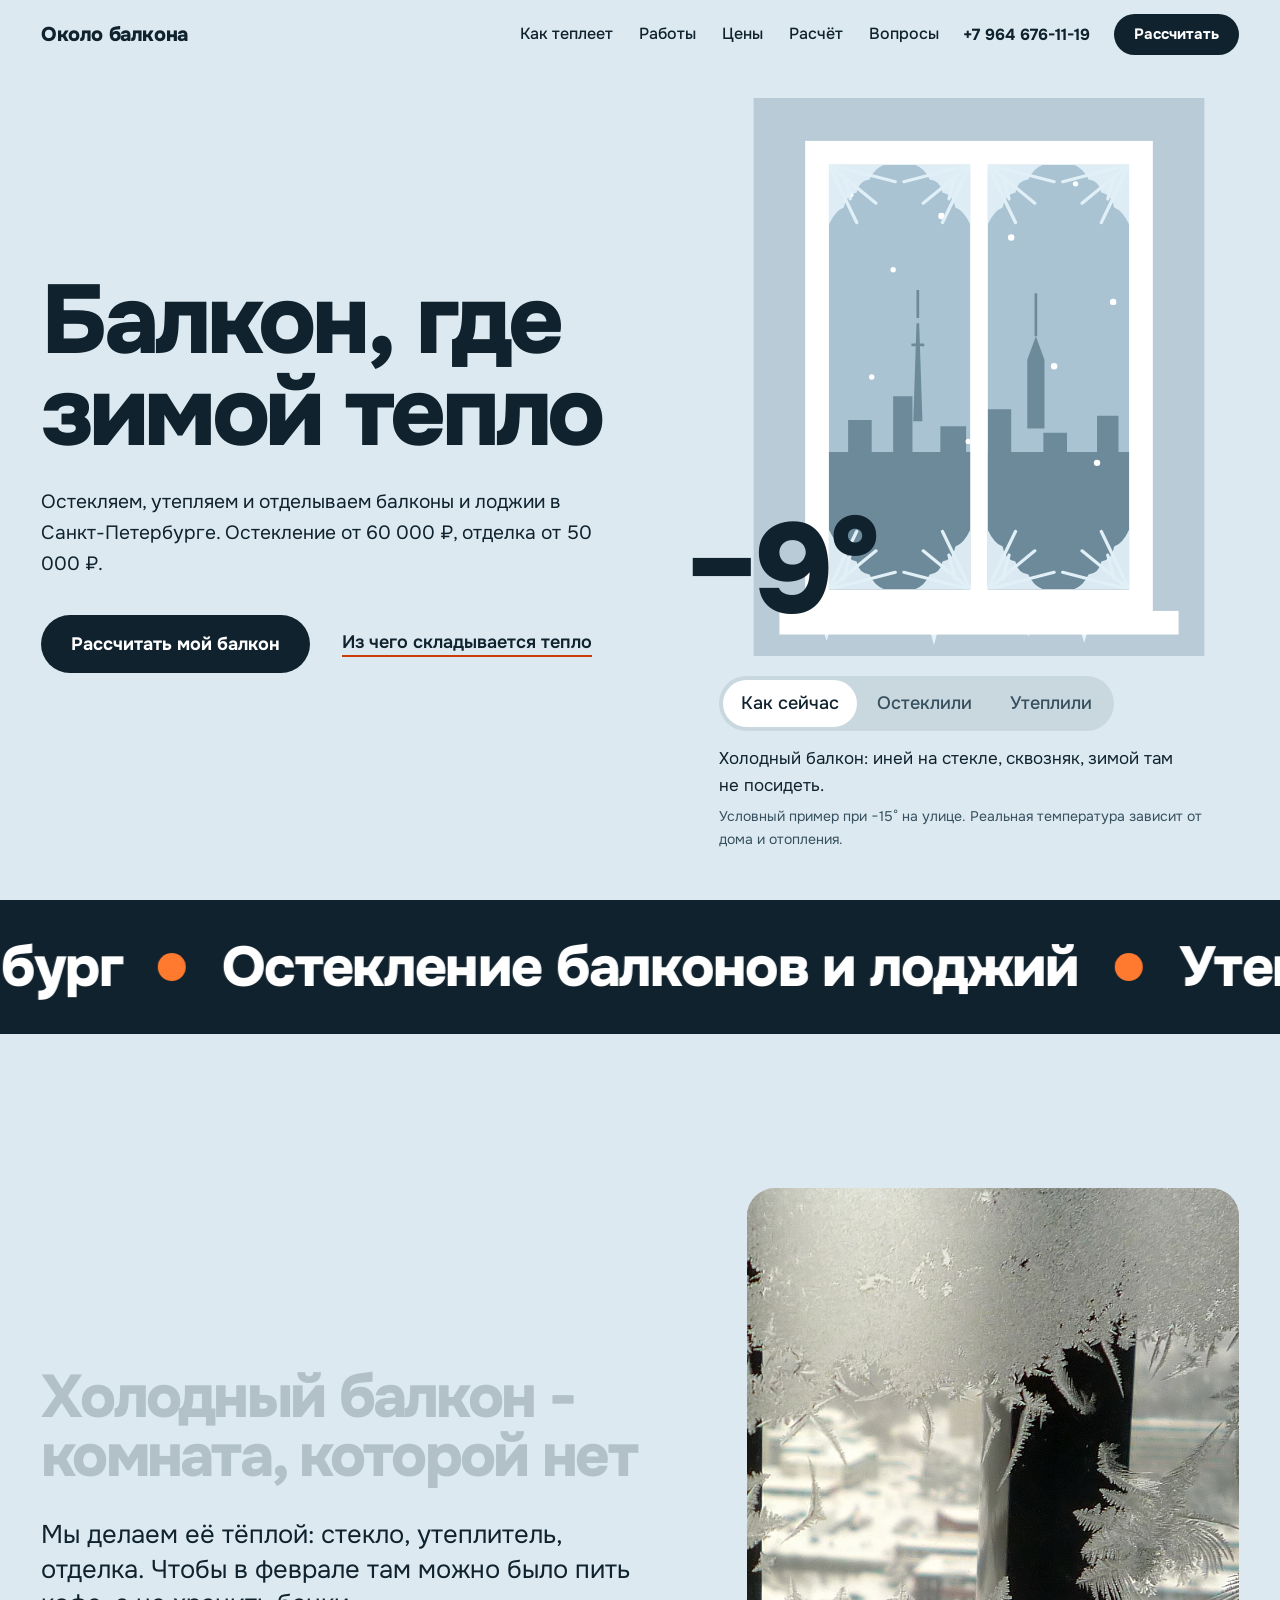
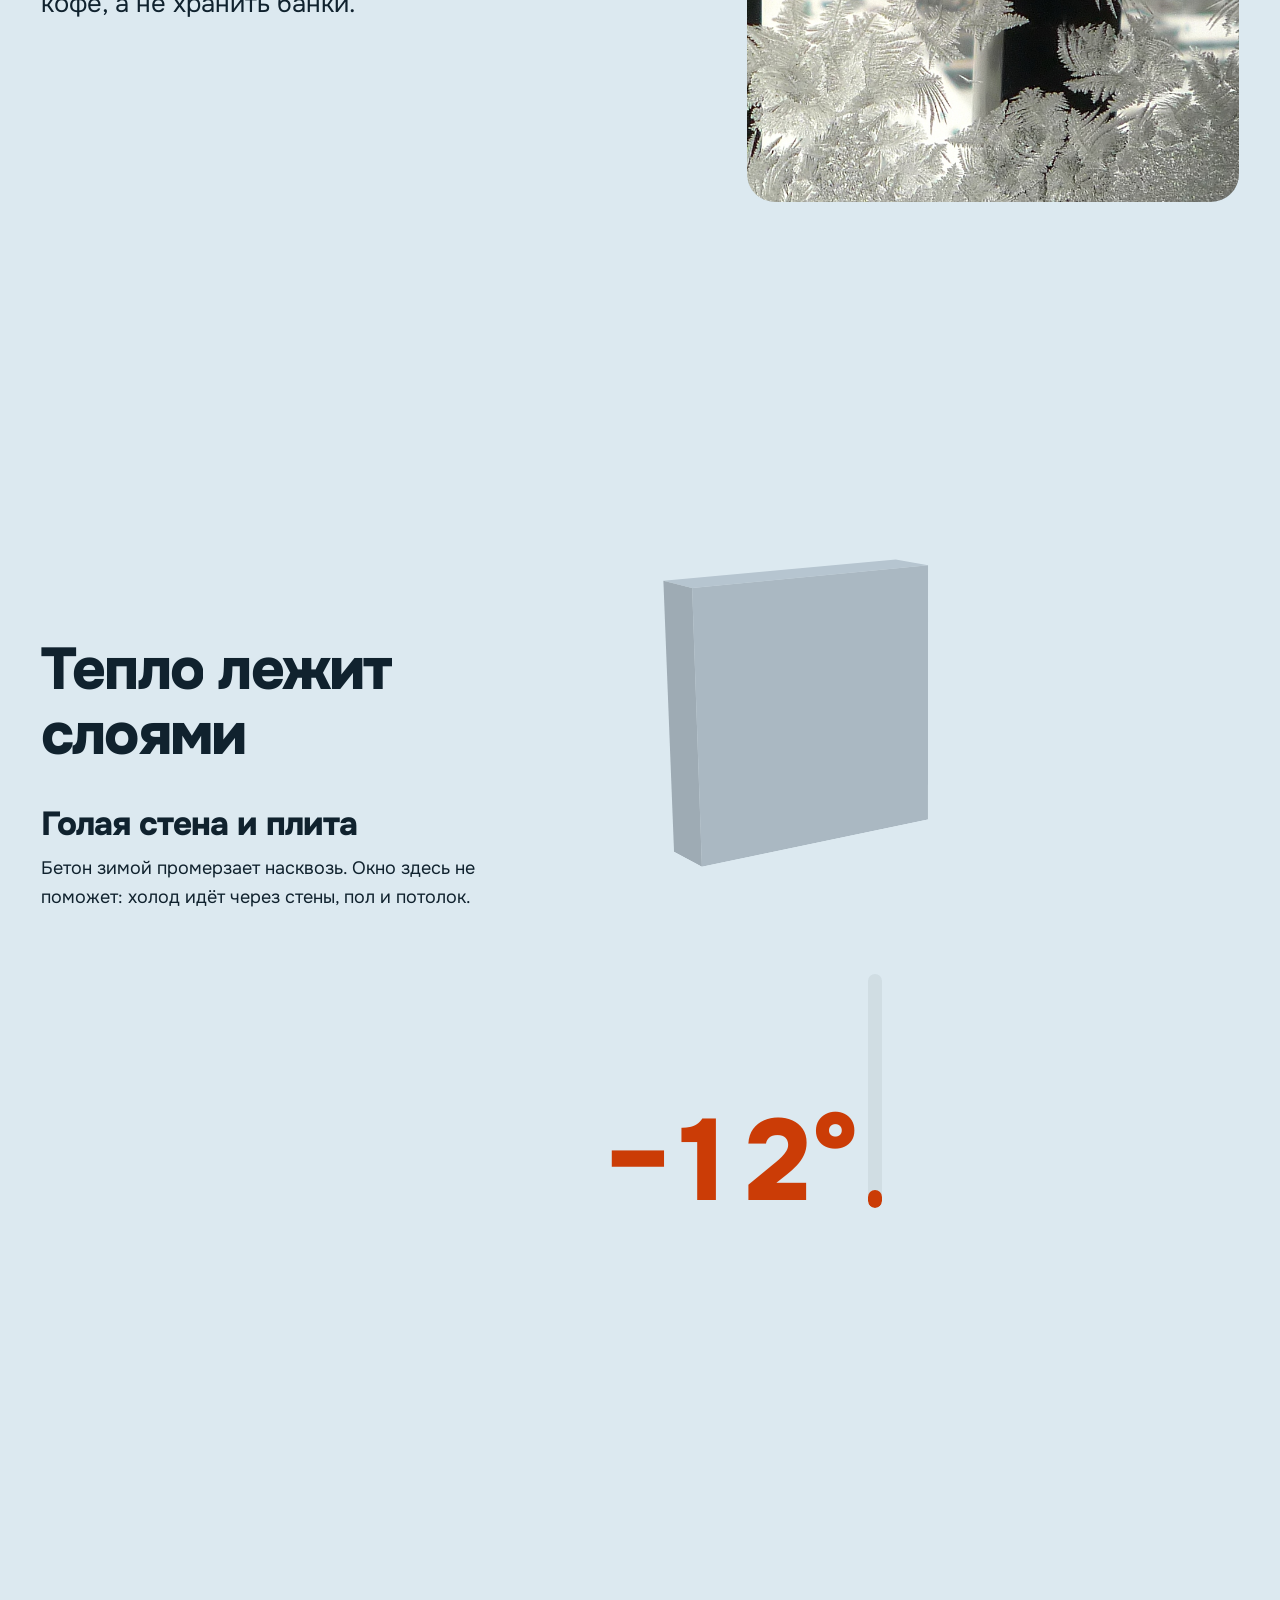
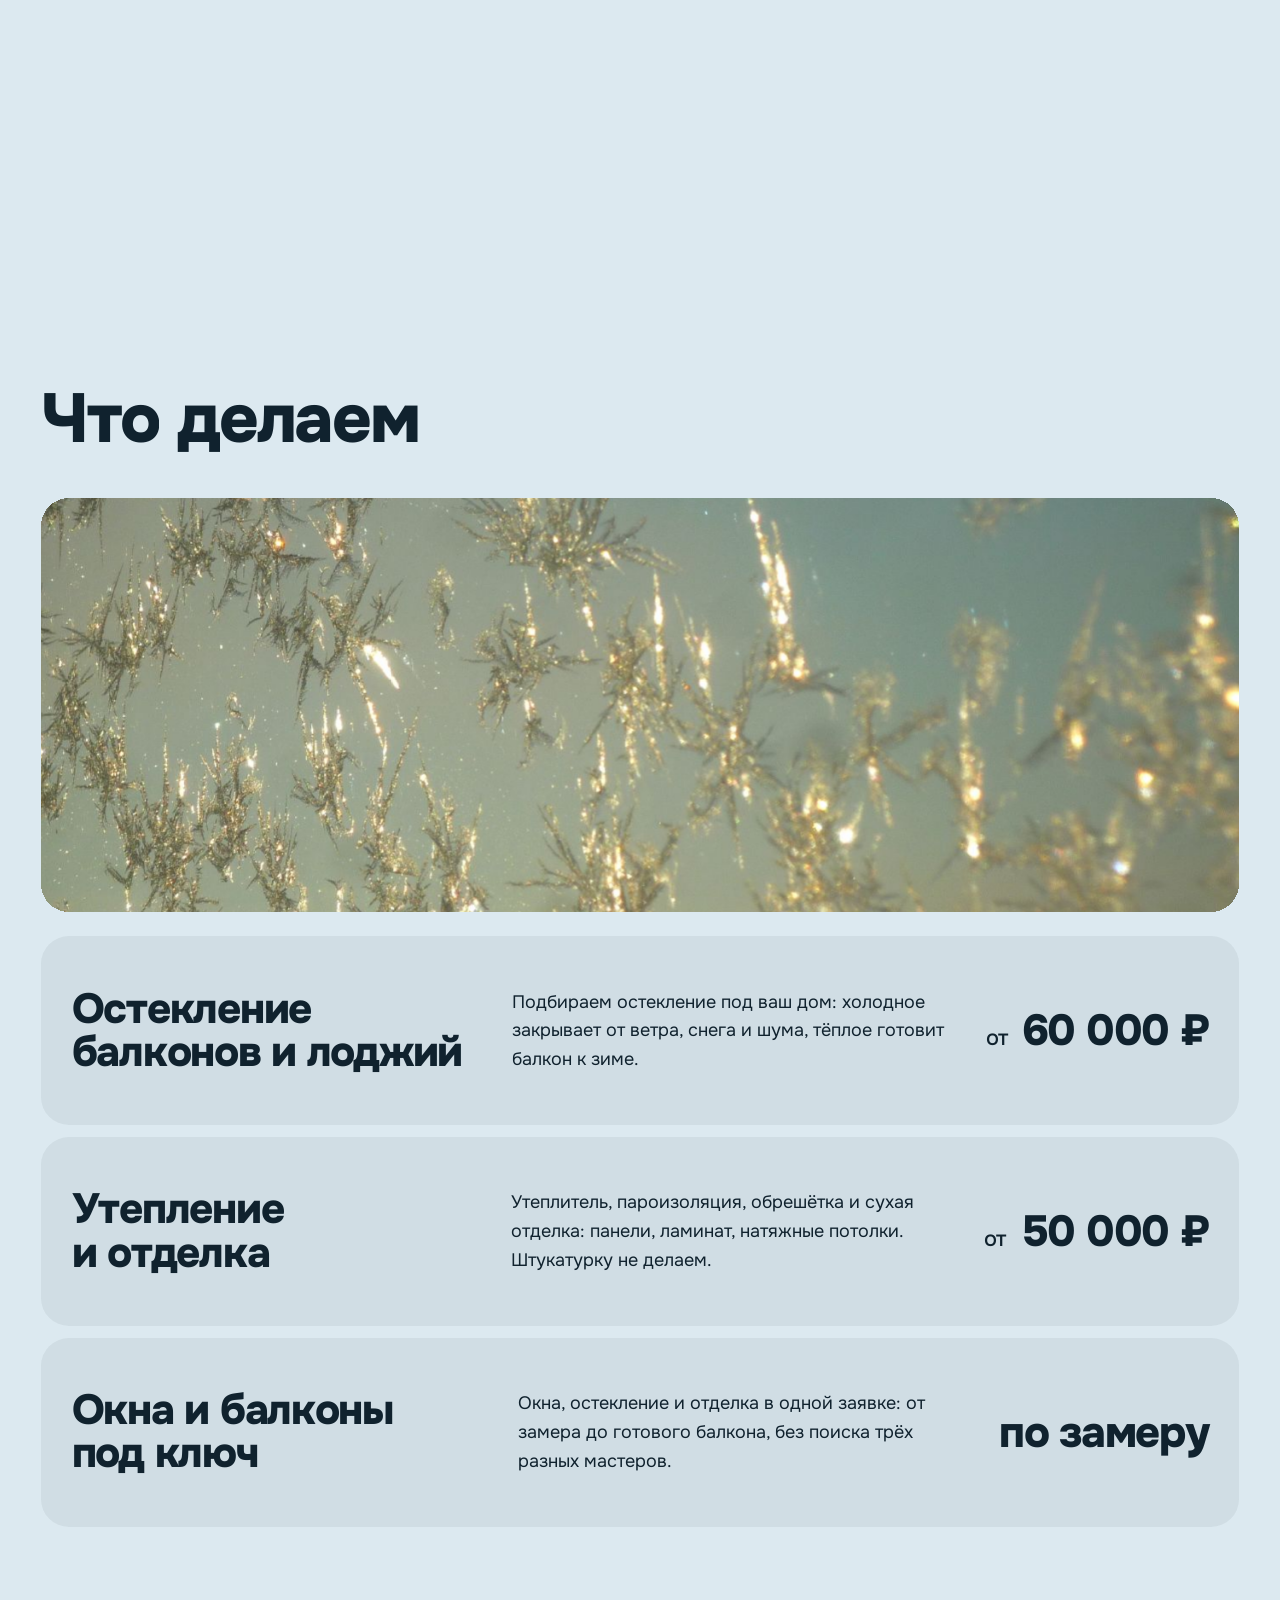
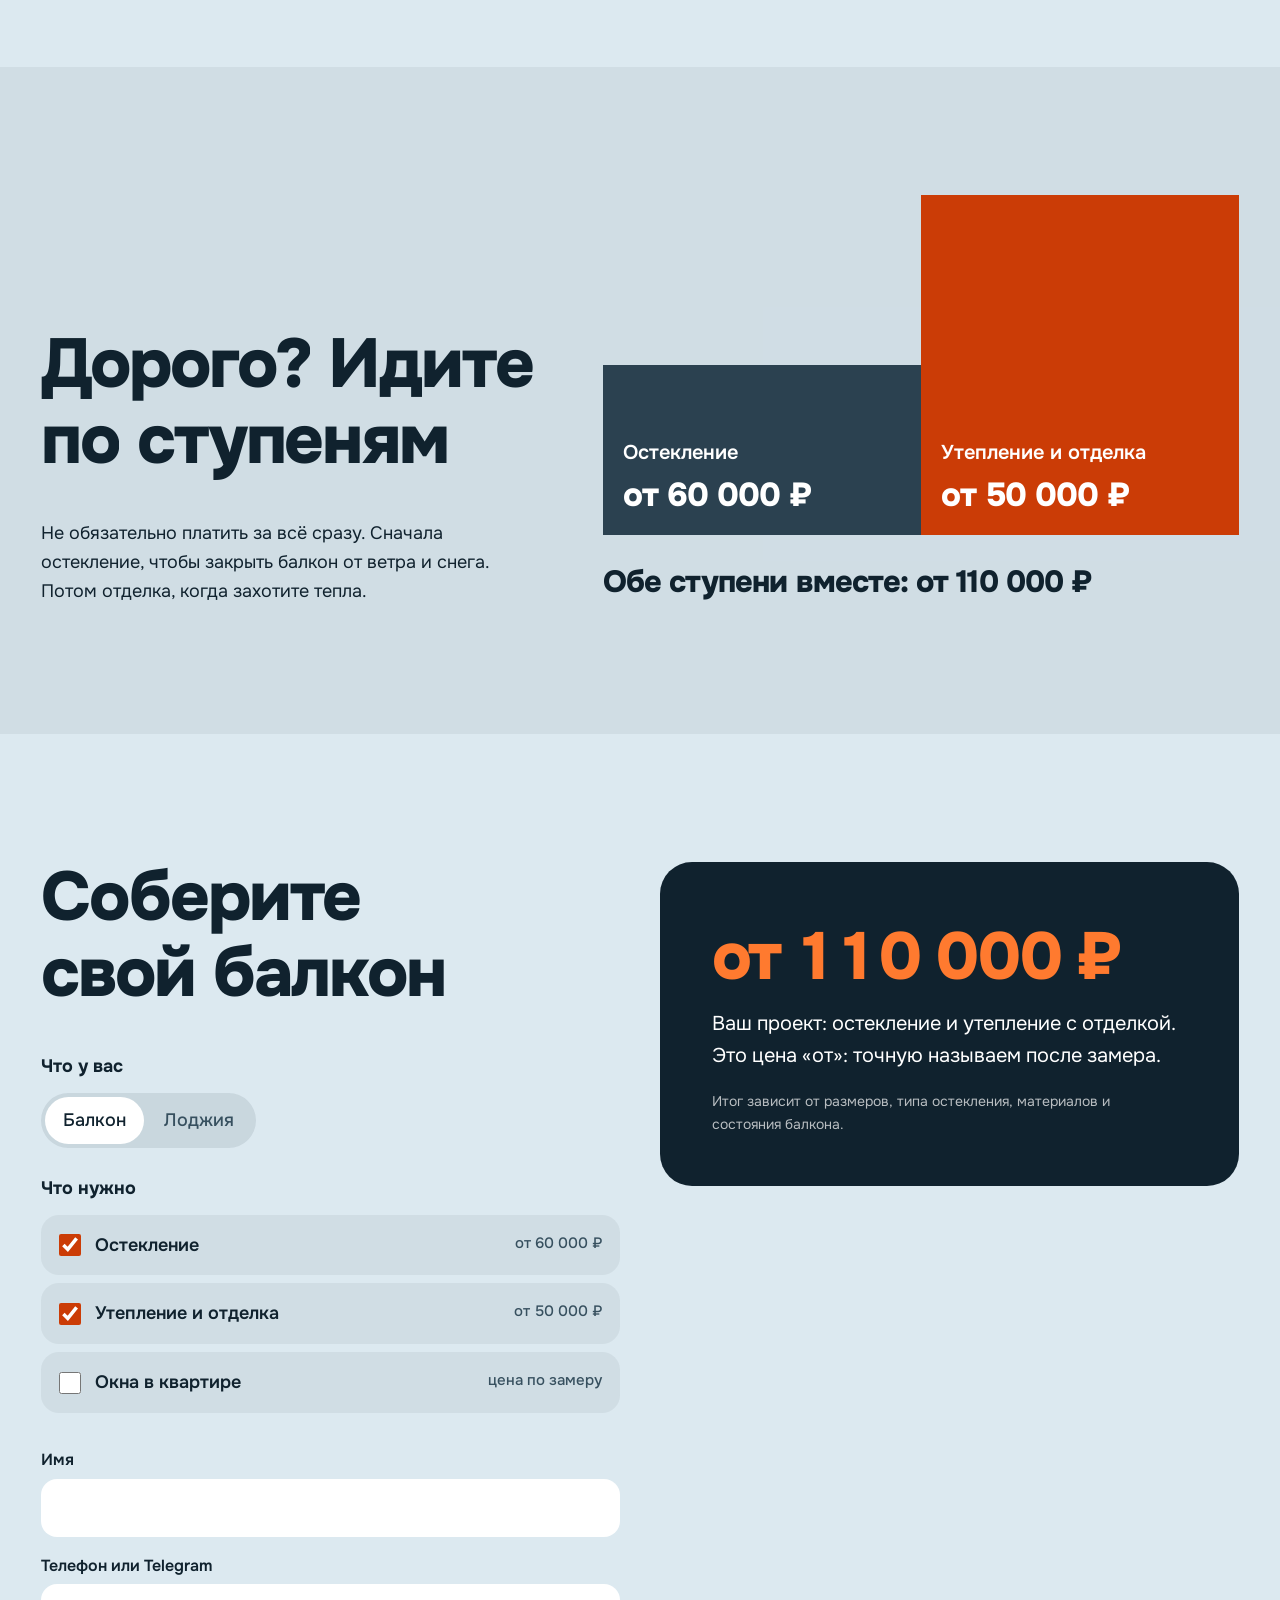
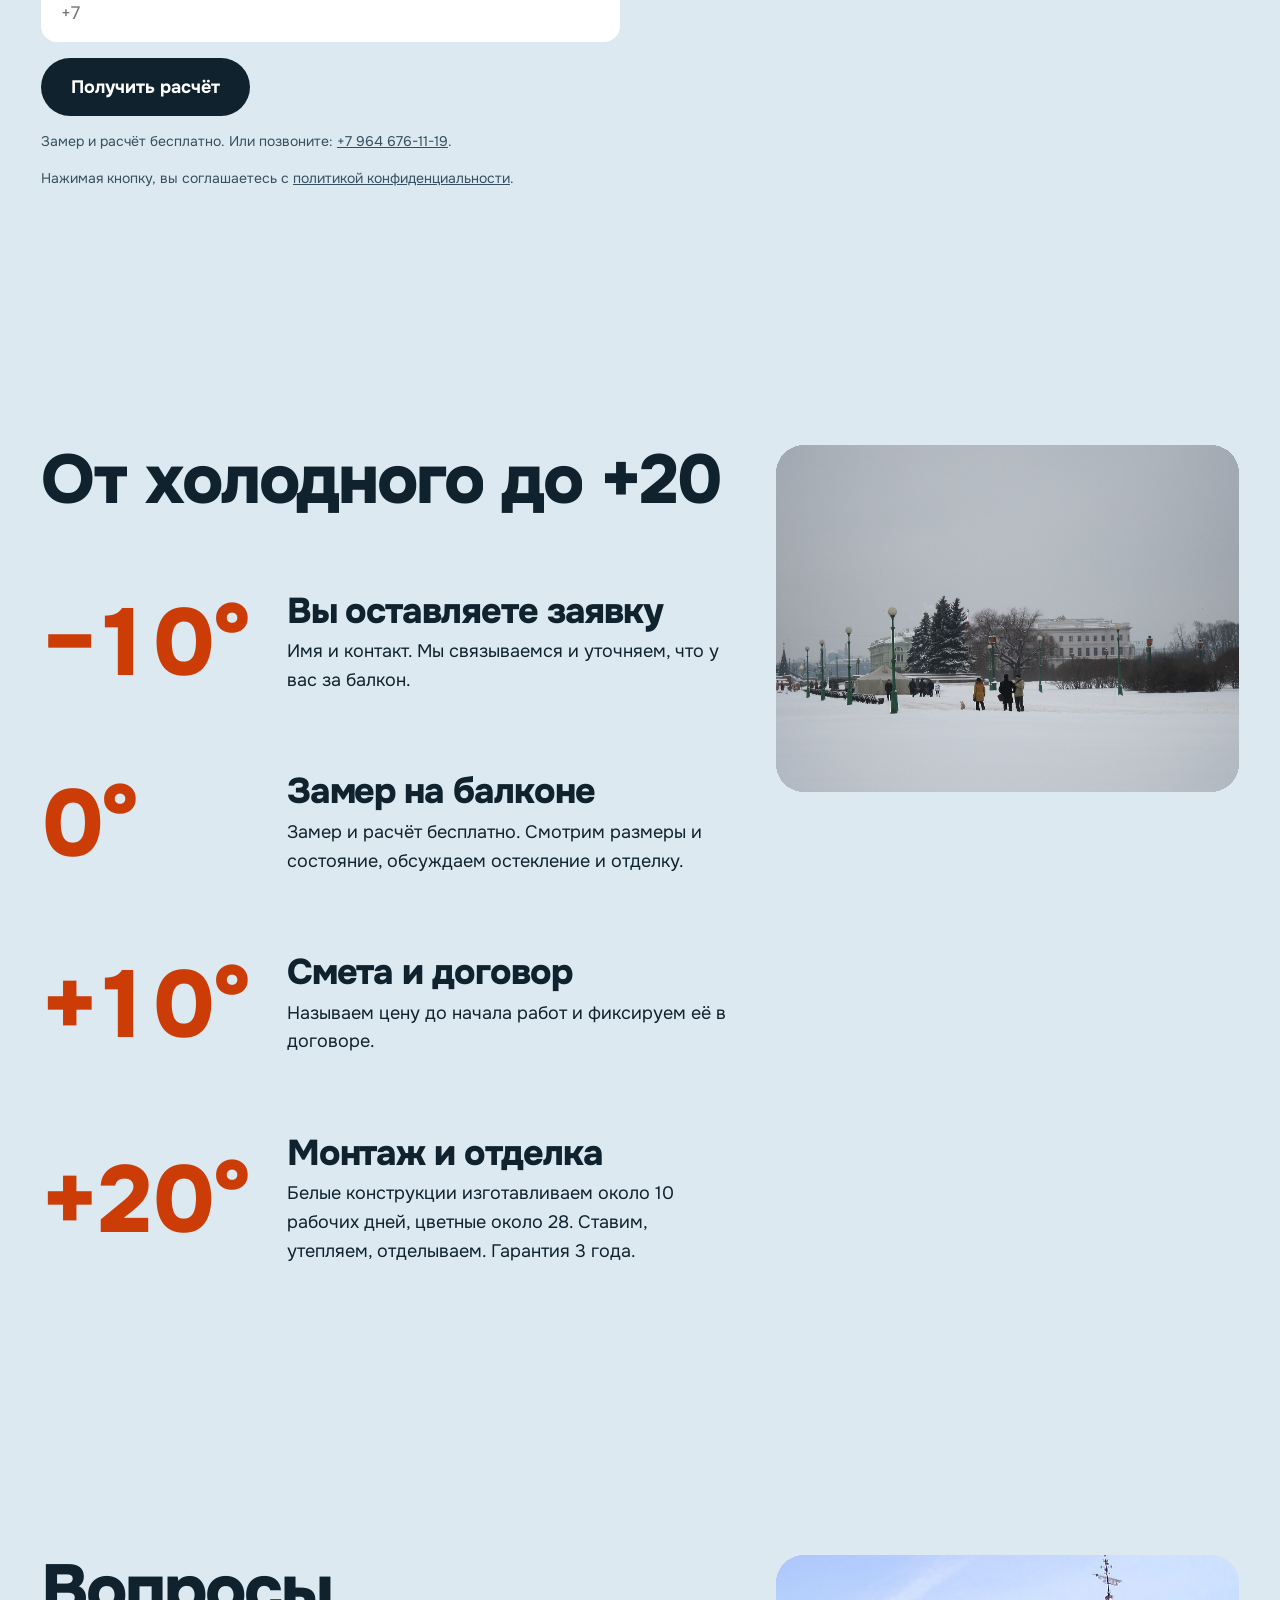
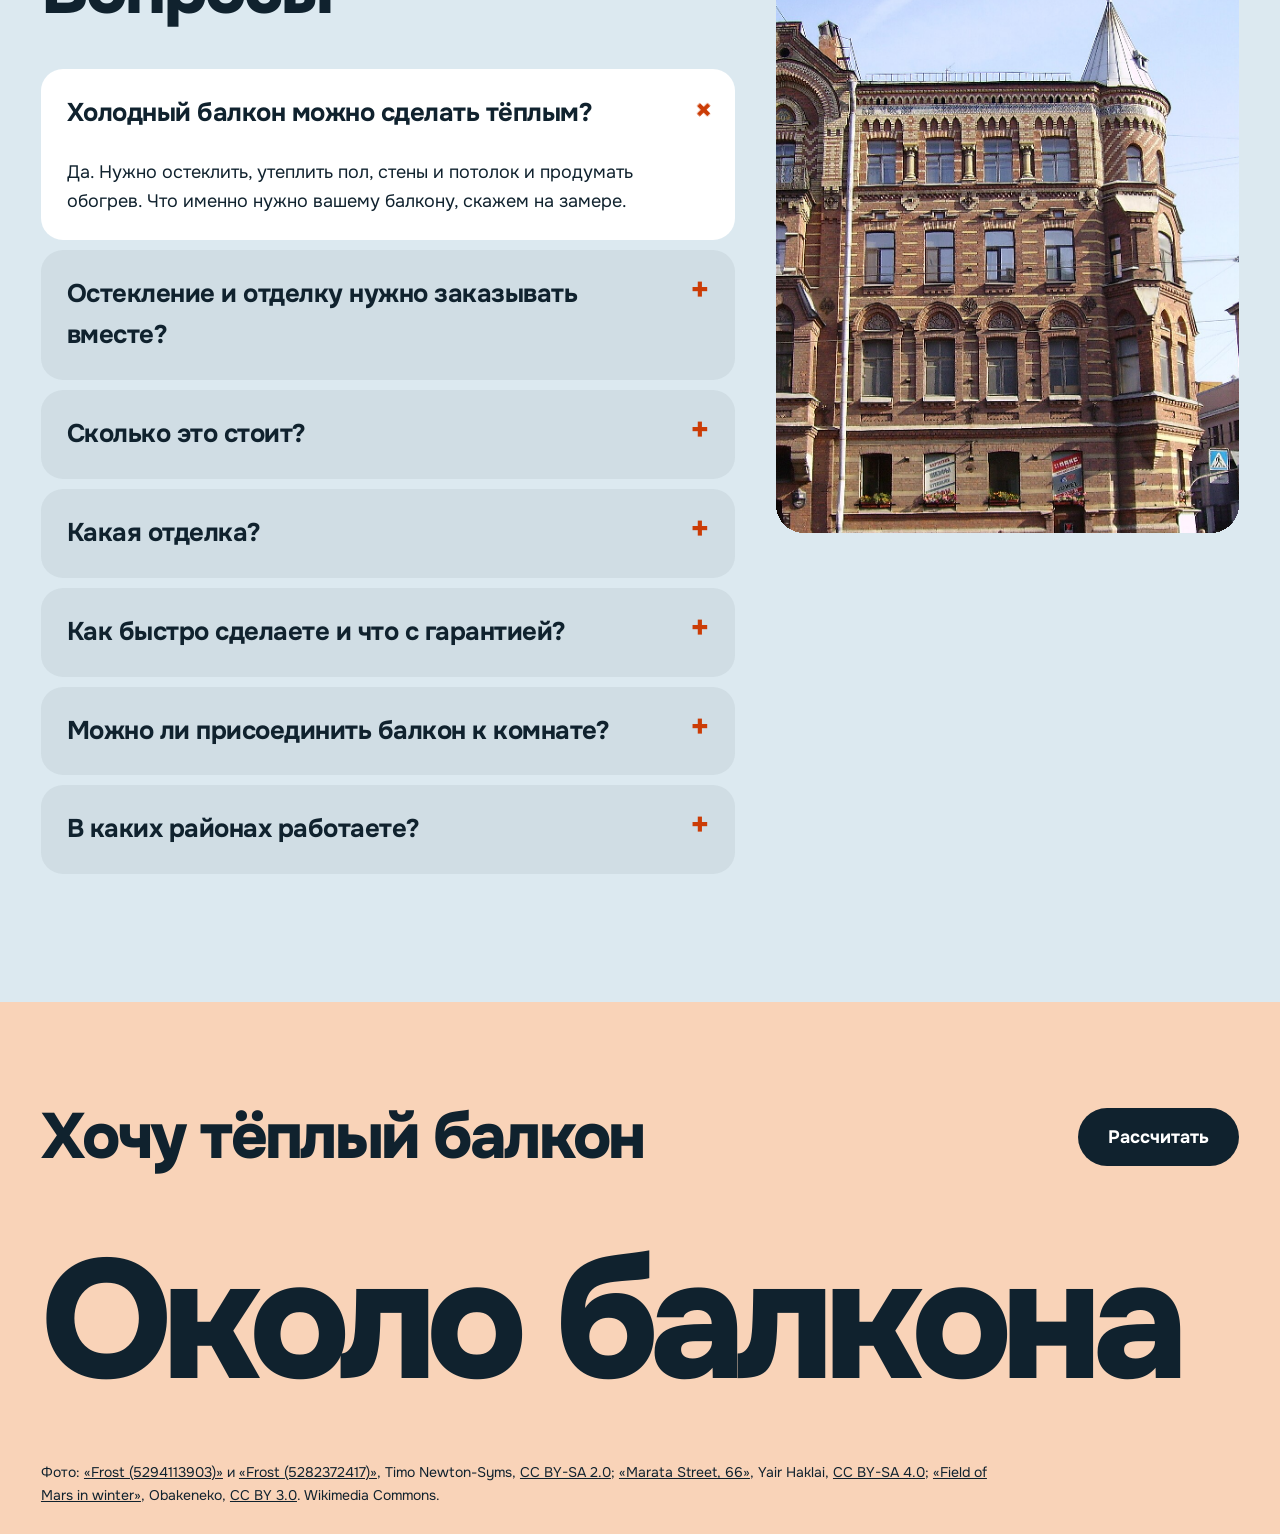
<file: index.html>
<!doctype html>
<html lang="ru">
<head>
<meta charset="utf-8">
<meta name="viewport" content="width=device-width, initial-scale=1">
<title>Остекление и отделка балконов в СПб - Около балкона</title>
<meta name="description" content="Остекление балконов и лоджий в Санкт-Петербурге от 60 000 ₽, утепление и отделка от 50 000 ₽. Холодный балкон станет тёплым: окна, утеплитель, отделка под ключ.">
<meta property="og:title" content="Балкон, где зимой тепло - Около балкона, СПб">
<meta property="og:description" content="Остекление от 60 000 ₽, утепление и отделка от 50 000 ₽. Рассчитайте свой балкон за минуту.">
<meta property="og:type" content="website">
<link rel="icon" href="data:image/svg+xml,%3Csvg xmlns='http://www.w3.org/2000/svg' viewBox='0 0 32 32'%3E%3Crect x='4' y='3' width='24' height='26' fill='%2310222e'/%3E%3Crect x='8' y='7' width='16' height='18' fill='%23ffb347'/%3E%3C/svg%3E">
<link rel="preconnect" href="https://fonts.googleapis.com">
<link rel="preconnect" href="https://fonts.gstatic.com" crossorigin>
<link href="https://fonts.googleapis.com/css2?family=Onest:wght@300..800&display=swap" rel="stylesheet">
<link rel="stylesheet" href="motion.css">
<link rel="stylesheet" href="styles.css">
</head>
<body>

<header class="bar" id="bar">
  <a class="bar__mark" href="#top">Около балкона</a>
  <nav class="bar__nav" aria-label="Разделы">
    <a href="#layers" data-roll>Как теплеет</a><a href="#services" data-roll>Работы</a><a href="#price" data-roll>Цены</a><a href="#calc" data-roll>Расчёт</a><a href="#faq" data-roll>Вопросы</a>
  </nav>
  <a class="tel" href="tel:+79646761119">+7 964 676-11-19</a>
  <a class="btn btn--sm" href="#calc" data-magnetic>Рассчитать</a>
</header>

<main>
<section class="hero" id="top">
  <div class="hero__text">
    <h1 class="hero__title" data-wave>Балкон, где зимой тепло</h1>
    <p class="hero__lead" data-reveal>Остекляем, утепляем и отделываем балконы и лоджии в Санкт-Петербурге. Остекление от 60 000 ₽, отделка от 50 000 ₽.</p>
    <div class="hero__act">
      <a class="btn" href="#calc" data-magnetic>Рассчитать мой балкон</a>
      <a class="hero__link" href="#layers" data-roll>Из чего складывается тепло</a>
    </div>
  </div>

  <div class="hero__view" id="view" data-s="0">
    <div class="hero__stage"><svg class="win" viewBox="0 0 420 520" role="img" aria-label="Окно на балконе с видом на петербургские крыши: зимой, после остекления и после утепления">
      <defs>
        <g id="fb"><path class="fp" d="M0 0 H52 Q42 4 38 14 Q28 15 26 26 Q16 28 14 40 Q6 43 0 56Z"/><path class="ff" d="M0 0 L44 36 M0 0 L26 54 M0 0 L62 16 M14 10 L20 32"/></g>
        <clipPath id="panes"><rect x="70" y="62" width="132" height="396"/><rect x="218" y="62" width="132" height="396"/></clipPath>
      </defs>
      <rect class="w-wall" x="0" y="0" width="420" height="520"/>
      <rect class="w-frame" x="48" y="40" width="324" height="440"/>
      <g clip-path="url(#panes)">
        <rect class="w-sky" x="60" y="52" width="300" height="420"/>
        <circle class="w-sun" cx="300" cy="170" r="38"/>
        <g class="w-city">
          <path d="M60 330 h28 v-30 h22 v30 h20 v-52 h18 v52 h26 v-24 h24 v24 h20 v-40 h22 v40 h30 v-18 h22 v18 h28 v-34 h20 v34 h20 v150 h-300z"/>
          <path d="M150 300 l3 -90 l3 90z M153 205 l0 -26 M147 230 h12"/>
          <path d="M255 308 v-64 l8 -22 l8 22 v64z"/>
          <path d="M263 222 v-40"/>
        </g>
        <g class="w-snow">
          <circle cx="90" cy="90" r="3"/><circle cx="130" cy="160" r="2.5"/><circle cx="175" cy="110" r="3"/><circle cx="240" cy="130" r="3"/><circle cx="300" cy="80" r="2.5"/><circle cx="335" cy="190" r="3"/><circle cx="110" cy="260" r="2.5"/><circle cx="280" cy="250" r="3"/><circle cx="200" cy="320" r="2.5"/><circle cx="320" cy="340" r="3"/>
        </g>
        <rect class="w-glow" x="60" y="52" width="300" height="420"/>
        <g class="w-frost">
          <use href="#fb" x="70" y="62"/><use href="#fb" transform="translate(202 62) scale(-1 1)"/><use href="#fb" transform="translate(70 458) scale(1 -1)"/><use href="#fb" transform="translate(202 458) scale(-1 -1)"/>
          <use href="#fb" x="218" y="62"/><use href="#fb" transform="translate(350 62) scale(-1 1)"/><use href="#fb" transform="translate(218 458) scale(1 -1)"/><use href="#fb" transform="translate(350 458) scale(-1 -1)"/>
        </g>
      </g>
      <rect class="w-mull" x="202" y="62" width="16" height="396"/>
      <g class="w-ice"><path d="M60 480 l8 26 l8 -26z M110 480 l6 18 l6 -18z M160 480 l8 30 l8 -30z M250 480 l6 22 l6 -22z M300 480 l8 28 l8 -28z M340 480 l6 16 l6 -16z"/></g>
      <rect class="w-sill" x="24" y="478" width="372" height="22"/>
      <g class="w-mug" transform="translate(196 0)"><rect x="90" y="446" width="34" height="32"/><path d="M124 454 h10 a8 8 0 0 1 0 16 h-10" fill="none"/><path class="w-steam" d="M100 436 q-6 -10 0 -18 q6 -8 0 -16 M114 436 q-6 -10 0 -18 q6 -8 0 -16" fill="none"/></g>
    </svg>
    <p class="hero__temp" aria-live="polite"><output id="tv">−9°</output></p></div>
    <div class="hero__ctl">
      <div data-pill role="tablist" aria-label="Состояние балкона">
        <button data-pill-item role="tab" data-s="0" class="is-active" aria-selected="true">Как сейчас</button>
        <button data-pill-item role="tab" data-s="1">Остеклили</button>
        <button data-pill-item role="tab" data-s="2">Утеплили</button>
      </div>
      <p class="hero__cap" id="cap">Холодный балкон: иней на стекле, сквозняк, зимой там не посидеть.</p>
      <p class="hero__fine">Условный пример при −15° на улице. Реальная температура зависит от дома и отопления.</p>
    </div>
  </div>
</section>

<section class="run" aria-label="Что мы делаем">
  <div class="run__track" id="run">
    <span>Остекление балконов и лоджий</span><i></i><span>Утепление</span><i></i><span>Отделка под ключ</span><i></i><span>Окна</span><i></i><span>Санкт-Петербург</span><i></i>
    <span>Остекление балконов и лоджий</span><i></i><span>Утепление</span><i></i><span>Отделка под ключ</span><i></i><span>Окна</span><i></i><span>Санкт-Петербург</span><i></i>
  </div>
</section>

<section class="manifest" id="manifest">
  <div class="manifest__txt">
    <h2 class="manifest__h" id="mf">Холодный балкон - комната, которой нет</h2>
    <p class="manifest__p" data-reveal>Мы делаем её тёплой: стекло, утеплитель, отделка. Чтобы в феврале там можно было пить кофе, а не хранить банки.</p>
  </div>
  <figure class="pic pic--tall"><img src="assets/frost-2-jpg.jpg" width="1400" height="1050" alt="Иней на оконном стекле, за ним заснеженные крыши" loading="lazy"></figure>
</section>

<section class="layers" id="layers" style="--n:5">
  <div class="layers__pin">
    <div class="layers__txt">
      <h2 class="h2" data-mask>Тепло лежит слоями</h2>
      <div class="steps" id="steps">
        <article class="step on"><h3>Голая стена и плита</h3><p>Бетон зимой промерзает насквозь. Окно здесь не поможет: холод идёт через стены, пол и потолок.</p></article>
        <article class="step"><h3>Утеплитель</h3><p>Закрывает холодные мосты в стенах, полу и потолке. Это главный слой: без него остекление просто закрывает от ветра.</p></article>
        <article class="step"><h3>Пароизоляция</h3><p>Не пускает влагу из квартиры в утеплитель, чтобы он не отсырел и не потерял тепло.</p></article>
        <article class="step"><h3>Обрешётка</h3><p>Ровная основа под отделку. В ней же прячем проводку для розеток и света.</p></article>
        <article class="step"><h3>Отделка</h3><p>Сухая отделка: панели на стены, ламинат на пол, натяжной потолок. Без штукатурки и мокрых работ. На балконе можно жить, а не хранить банки.</p></article>
      </div>
    </div>
    <div class="layers__stage" aria-hidden="true">
      <div class="therm"><b id="thv">−12°</b><span class="therm__bar"><i id="thf"></i></span></div>
      <div class="scene" id="scene"><div class="rig" id="rig"></div></div>
    </div>
  </div>
</section>

<section class="services" id="services">
  <h2 class="h2" data-mask>Что делаем</h2>
  <figure class="band"><img src="assets/frost-1-jpg.jpg" width="1400" height="1050" alt="Кристаллы инея на стекле крупным планом" loading="lazy"></figure>
  <div class="rows">
    <article class="row" data-reveal>
      <h3>Остекление балконов и лоджий</h3>
      <p>Подбираем остекление под ваш дом: холодное закрывает от ветра, снега и шума, тёплое готовит балкон к зиме.</p>
      <p class="row__price"><span>от</span> 60 000 ₽</p>
    </article>
    <article class="row" data-reveal>
      <h3>Утепление и отделка</h3>
      <p>Утеплитель, пароизоляция, обрешётка и сухая отделка: панели, ламинат, натяжные потолки. Штукатурку не делаем.</p>
      <p class="row__price"><span>от</span> 50 000 ₽</p>
    </article>
    <article class="row" data-reveal>
      <h3>Окна и балконы под ключ</h3>
      <p>Окна, остекление и отделка в одной заявке: от замера до готового балкона, без поиска трёх разных мастеров.</p>
      <p class="row__price">по замеру</p>
    </article>
  </div>
</section>

<section class="price" id="price">
  <div class="price__txt">
    <h2 class="h2" data-mask>Дорого? Идите по ступеням</h2>
    <p>Не обязательно платить за всё сразу. Сначала остекление, чтобы закрыть балкон от ветра и снега. Потом отделка, когда захотите тепла.</p>
  </div>
  <div class="stairs" aria-label="Две ступени: остекление от 60 000 рублей, затем отделка от 50 000 рублей">
    <div class="stair stair--1"><p>Остекление<strong>от 60 000 ₽</strong></p></div>
    <div class="stair stair--2"><p>Утепление и отделка<strong>от 50 000 ₽</strong></p></div>
    <p class="stairs__sum">Обе ступени вместе: от 110 000 ₽</p>
  </div>
</section>

<section class="calc" id="calc">
  <div class="calc__form">
    <h2 class="h2" data-mask>Соберите свой балкон</h2>
    <form id="leadForm" novalidate>
      <input type="text" name="_gotcha" style="display:none" tabindex="-1" autocomplete="off">
      <fieldset class="fs" data-reveal>
        <legend>Что у вас</legend>
        <div data-pill role="tablist" aria-label="Тип">
          <button type="button" data-pill-item role="tab" data-kind="Балкон" class="is-active" aria-selected="true">Балкон</button>
          <button type="button" data-pill-item role="tab" data-kind="Лоджия">Лоджия</button>
        </div>
      </fieldset>
      <fieldset class="fs" data-reveal>
        <legend>Что нужно</legend>
        <label class="chk"><input type="checkbox" id="oGlass" checked><span>Остекление<small>от 60 000 ₽</small></span></label>
        <label class="chk"><input type="checkbox" id="oFinish" checked><span>Утепление и отделка<small>от 50 000 ₽</small></span></label>
        <label class="chk"><input type="checkbox" id="oWin"><span>Окна в квартире<small>цена по замеру</small></span></label>
      </fieldset>
      <label class="fld" data-reveal>Имя<input type="text" name="name" required autocomplete="given-name"></label>
      <label class="fld" data-reveal>Телефон или Telegram<input type="tel" name="phone" required autocomplete="tel" placeholder="+7"></label>
      <button class="btn" type="submit" data-magnetic>Получить расчёт</button>
      <p class="note">Замер и расчёт бесплатно. Или позвоните: <a href="tel:+79646761119">+7 964 676-11-19</a>.</p>
      <p class="note">Нажимая кнопку, вы соглашаетесь с <a href="privacy.html">политикой конфиденциальности</a>.</p>
    </form>
  </div>
  <div class="calc__res" aria-live="polite" data-reveal>
    <p class="calc__sum" id="sum">от 110 000 ₽</p>
    <p class="calc__txt" id="sumTxt">Ваш проект: остекление и утепление с отделкой. Это цена «от»: точную называем после замера.</p>
    <p class="calc__fine">Итог зависит от размеров, типа остекления, материалов и состояния балкона.</p>
  </div>
</section>

<section class="way" id="way">
  <div class="way__main">
  <h2 class="h2" data-mask>От холодного до +20</h2>
  <ol class="way__list">
    <li data-reveal><span class="way__t">−10°</span><div><h3>Вы оставляете заявку</h3><p>Имя и контакт. Мы связываемся и уточняем, что у вас за балкон.</p></div></li>
    <li data-reveal><span class="way__t">0°</span><div><h3>Замер на балконе</h3><p>Замер и расчёт бесплатно. Смотрим размеры и состояние, обсуждаем остекление и отделку.</p></div></li>
    <li data-reveal><span class="way__t">+10°</span><div><h3>Смета и договор</h3><p>Называем цену до начала работ и фиксируем её в договоре.</p></div></li>
    <li data-reveal><span class="way__t">+20°</span><div><h3>Монтаж и отделка</h3><p>Белые конструкции изготавливаем около 10 рабочих дней, цветные около 28. Ставим, утепляем, отделываем. Гарантия 3 года.</p></div></li>
  </ol>
  </div>
  <figure class="pic"><img src="assets/mars-winter-jpg.jpg" width="1400" height="1050" alt="Марсово поле в Санкт-Петербурге под снегом" loading="lazy"></figure>
</section>

<section class="faq" id="faq">
  <div class="faq__main">
  <h2 class="h2" data-mask>Вопросы</h2>
  <div class="faq__list">
    <details data-reveal open><summary>Холодный балкон можно сделать тёплым?</summary><p>Да. Нужно остеклить, утеплить пол, стены и потолок и продумать обогрев. Что именно нужно вашему балкону, скажем на замере.</p></details>
    <details data-reveal><summary>Остекление и отделку нужно заказывать вместе?</summary><p>Нет. Остекление от 60 000 ₽ и утепление с отделкой от 50 000 ₽ - отдельные работы. Можно сделать остекление сейчас, а отделку позже.</p></details>
    <details data-reveal><summary>Сколько это стоит?</summary><p>Остекление от 60 000 ₽, утепление и отделка от 50 000 ₽. Замер и расчёт бесплатно. Точную цену называем после замера: она зависит от размеров, типа остекления и материалов.</p></details>
    <details data-reveal><summary>Какая отделка?</summary><p>Только сухая: панели на стены, ламинат на пол, натяжные потолки. Штукатурку и другие мокрые работы не делаем.</p></details>
    <details data-reveal><summary>Как быстро сделаете и что с гарантией?</summary><p>Белые конструкции изготавливаем около 10 рабочих дней, цветные около 28. Гарантия 3 года.</p></details>
    <details data-reveal><summary>Можно ли присоединить балкон к комнате?</summary><p>Объединение с комнатой - это перепланировка, она требует согласования. Расскажем, что возможно на вашем балконе, во время замера.</p></details>
    <details data-reveal><summary>В каких районах работаете?</summary><p>Работаем в Санкт-Петербурге.</p></details>
  </div>
  </div>
  <figure class="pic pic--tall"><img src="assets/marata-jpg.jpg" width="1400" height="1050" alt="Дом с эркерами и балконами на улице Марата в Санкт-Петербурге" loading="lazy"></figure>
</section>
</main>

<footer class="foot">
  <div class="foot__top" data-reveal>
    <p class="foot__q">Хочу тёплый балкон</p>
    <a class="btn" href="#calc" data-magnetic>Рассчитать</a>
  </div>
  <p class="foot__name" aria-hidden="true">Около балкона</p>
  <div class="foot__links" data-reveal>
    <a href="https://okolo-balkona.ru" target="_blank" rel="noopener">okolo-balkona.ru</a>
    <a href="https://vk.ru/balkoni_spb" target="_blank" rel="noopener">ВКонтакте</a>
    <a href="tel:+79646761119">+7 964 676-11-19</a>
    <a href="privacy.html">Конфиденциальность</a>
    <span>© 2026 Около балкона, Санкт-Петербург</span>
  </div>
  <p class="credits">Фото: <a href="https://commons.wikimedia.org/w/index.php?curid=26293861">«Frost (5294113903)»</a> и <a href="https://commons.wikimedia.org/w/index.php?curid=26293868">«Frost (5282372417)»</a>, Timo Newton-Syms, <a href="https://creativecommons.org/licenses/by-sa/2.0/">CC BY-SA 2.0</a>; <a href="https://commons.wikimedia.org/w/index.php?curid=114962782">«Marata Street, 66»</a>, Yair Haklai, <a href="https://creativecommons.org/licenses/by-sa/4.0/">CC BY-SA 4.0</a>; <a href="https://commons.wikimedia.org/wiki/File:Saint-Petersburg_Field_of_Mars_in_winter_(2).jpg">«Field of Mars in winter»</a>, Obakeneko, <a href="https://creativecommons.org/licenses/by/3.0">CC BY 3.0</a>. Wikimedia Commons.</p>
</footer>
<script src="motion.js" defer></script>
<script src="script.js" defer></script>
</body>
</html>
</file>
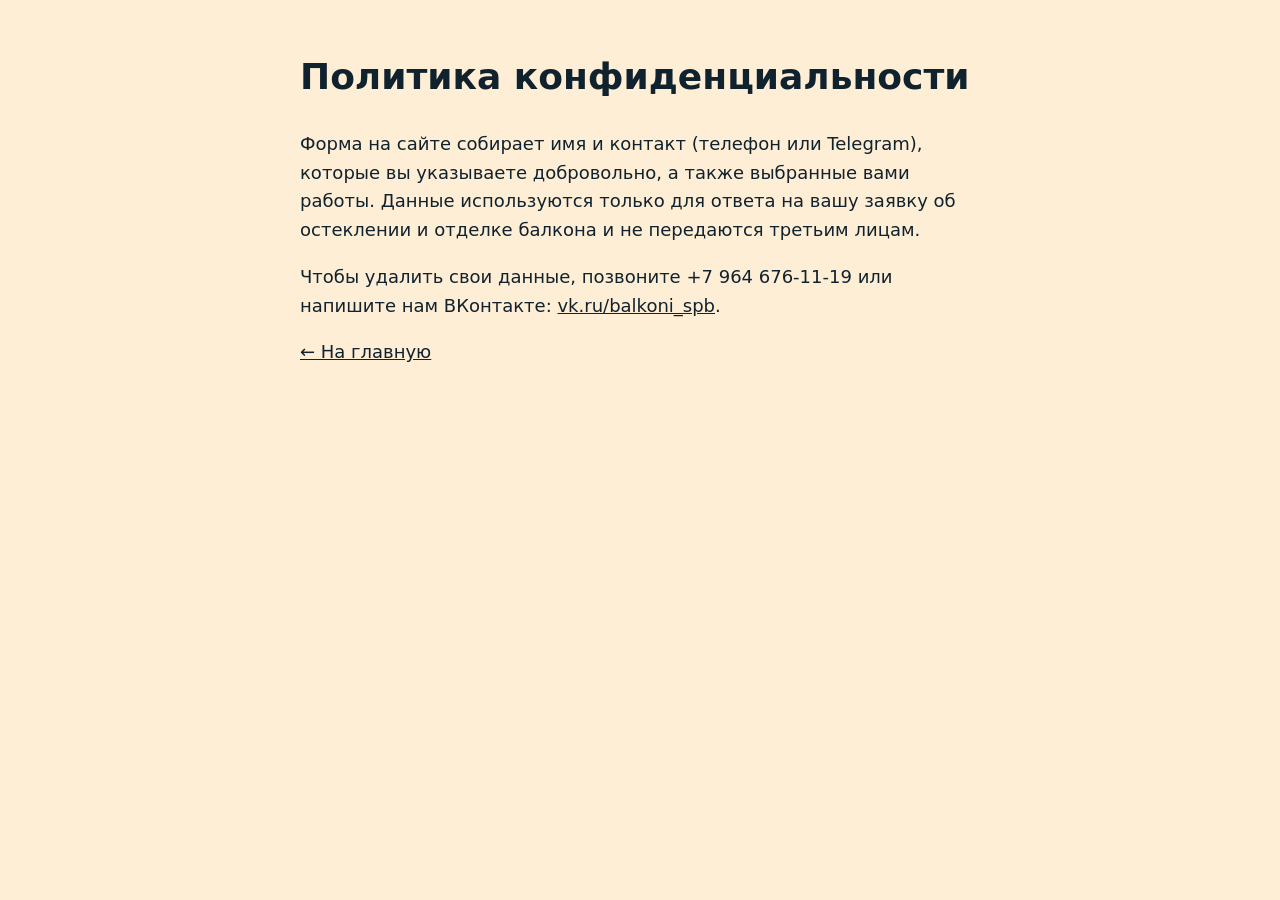
<file: privacy.html>
<!doctype html>
<html lang="ru"><head><meta charset="utf-8"><meta name="viewport" content="width=device-width, initial-scale=1"><title>Политика конфиденциальности - Около балкона</title>
<style>body{font:18px/1.6 system-ui,Arial,sans-serif;max-width:680px;margin:48px auto;padding:0 20px;color:#10222e;background:#ffeed6}a{color:#10222e}</style></head>
<body><h1>Политика конфиденциальности</h1>
<p>Форма на сайте собирает имя и контакт (телефон или Telegram), которые вы указываете добровольно, а также выбранные вами работы. Данные используются только для ответа на вашу заявку об остеклении и отделке балкона и не передаются третьим лицам.</p>
<p>Чтобы удалить свои данные, позвоните +7 964 676-11-19 или напишите нам ВКонтакте: <a href="https://vk.ru/balkoni_spb">vk.ru/balkoni_spb</a>.</p>
<p><a href="index.html">← На главную</a></p></body></html>
</file>
<file: motion.css>
/* motion-kit: токены и стили эффектов. Светлая тема. Цвета переопределять под бренд клиента. */
:root{
  /* пружины: "stiffness damping" (из designbookmark motion studies) */
  --spring-follow:900 50;
  --spring-settle:280 22;
  --spring-soft:260 24;
  --spring-lead:620 36;
  --spring-trail:190 19;
  --spring-pop:520 16;
  --spring-fade:420 32;
  --stagger:45;               /* мс между элементами */

  /* бренд: менять под клиента */
  --mk-bg:#fafaf7;
  --mk-surface:#fff;
  --mk-text:#16181d;
  --mk-muted:#6b7280;
  --mk-accent:#e4572e;
  --mk-on-accent:#fff;
  --mk-fill:rgba(22,24,29,.06);

  --mk-r-pill:999px;
  --mk-r-card:24px;
  --mk-ease-out:cubic-bezier(.22,1,.36,1);   /* для CSS-переходов, где пружина избыточна */
}

/* reveal: класс mk-reveal ставит JS, без JS элементы видны */
.mk-on .mk-reveal{opacity:0;transform:translate3d(0,22px,0);transition:opacity .7s var(--mk-ease-out),transform .8s var(--mk-ease-out);transition-delay:var(--d,0ms)}
.mk-on .mk-reveal.mk-in{opacity:1;transform:none}

/* magnetic: будем двигать только transform */
[data-magnetic]{will-change:transform}

/* roll: две копии буквы, верхняя уезжает, нижняя заезжает */
.mk-roll{display:inline-flex;overflow:hidden;line-height:1.15;vertical-align:bottom}
.mk-roll__c{display:inline-block;position:relative;height:1.15em;overflow:hidden}
.mk-roll__c>span{display:block;transition:transform .5s var(--mk-ease-out);transition-delay:calc(var(--i)*14ms)}
.mk-roll__c>span+span{position:absolute;inset:0;transform:translateY(110%)}
.mk-roll:hover .mk-roll__c>span:first-child,.mk-roll:focus-visible .mk-roll__c>span:first-child{transform:translateY(-110%)}
.mk-roll:hover .mk-roll__c>span+span,.mk-roll:focus-visible .mk-roll__c>span+span{transform:none}

/* pill: резиновый хайлайт */
.mk-pill{position:relative;display:inline-flex;gap:2px;padding:4px;border-radius:var(--mk-r-pill);background:var(--mk-fill)}
.mk-pill__hl{position:absolute;top:4px;bottom:4px;left:0;border-radius:var(--mk-r-pill);background:var(--mk-surface);box-shadow:0 1px 3px rgba(22,24,29,.12);pointer-events:none;will-change:transform,width}
.mk-pill [data-pill-item]{position:relative;z-index:1;padding:9px 18px;border:0;background:none;border-radius:var(--mk-r-pill);font:inherit;font-weight:500;color:var(--mk-muted);cursor:pointer;transition:color .2s}
.mk-pill [data-pill-item].is-active{color:var(--mk-text)}

@media (prefers-reduced-motion:reduce){
  .mk-on .mk-reveal{opacity:1;transform:none;transition:none}
  .mk-roll__c>span{transition:none}
}
</file>
<file: styles.css>
:root{
  --ink:#10222e; --ink-2:#37505f;
  --cold:#dce9f0; --warm:#f9e5da; --field:#dce9f0;
  --accent:#cb3c06; --heat:#ff7a2f; --frost:#e1f0f7;
  --white:#fff; --step:rgba(16,34,46,.06);
  --font:'Onest',system-ui,-apple-system,'Segoe UI',Roboto,Arial,sans-serif;
  --gut:clamp(16px,3.2vw,44px);
  --mk-bg:var(--field); --mk-surface:#fff; --mk-text:var(--ink); --mk-muted:var(--ink-2); --mk-accent:var(--accent); --mk-fill:rgba(16,34,46,.09);
}
*{box-sizing:border-box;margin:0;padding:0}
html{scroll-behavior:smooth;-webkit-text-size-adjust:100%}
body{font:400 18px/1.6 var(--font);color:var(--ink);background:var(--field);overflow-x:hidden}
img,svg{display:block;max-width:100%}
a{color:inherit}
:focus-visible{outline:3px solid var(--accent);outline-offset:3px}
::selection{background:var(--heat);color:#fff}
h1,h2,h3{font-weight:800;letter-spacing:-.03em;line-height:1.02;text-wrap:balance;overflow-wrap:anywhere}
.h2{font-size:clamp(34px,5.4vw,84px);margin-bottom:clamp(24px,3vw,44px)}
section{padding:clamp(72px,10vw,160px) var(--gut)}

/* buttons */
.btn{display:inline-block;font:700 18px/1 var(--font);padding:20px 30px;border:0;border-radius:999px;background:var(--ink);color:#fff;text-decoration:none;cursor:pointer;transition:background .25s,color .25s}
.btn:hover{background:var(--accent)}
.btn:active{transform:scale(.97)}
.btn--sm{font-size:15px;padding:13px 20px}

/* bar */
.bar{position:fixed;inset:0 0 auto 0;z-index:20;display:flex;align-items:center;gap:24px;padding:14px var(--gut);transition:background .3s}
.bar.show{background:var(--field)}
.bar__mark{font-weight:800;font-size:20px;letter-spacing:-.02em;text-decoration:none;margin-right:auto}
.bar__nav{display:flex;gap:26px;font-weight:500;font-size:16px}
.bar__nav a{text-decoration:none}
.tel{font-weight:700;font-size:16px;text-decoration:none;white-space:nowrap}
@media(max-width:600px){.tel{display:none}}
@media(max-width:900px){.bar__nav{display:none}}

/* hero */
.hero{min-height:100svh;display:grid;grid-template-columns:1.05fr .95fr;gap:clamp(24px,4vw,72px);align-items:center;padding-top:96px;padding-bottom:48px}
.hero__title{font-size:clamp(46px,7.6vw,128px);line-height:.95;letter-spacing:-.045em;max-width:9.5em;margin-bottom:28px;font-variation-settings:'wght' 800}
.hero__lead{font-size:clamp(18px,1.5vw,22px);max-width:30em;margin-bottom:36px}
.hero__act{display:flex;flex-wrap:wrap;align-items:center;gap:20px 32px}
.hero__link{font-weight:600;text-decoration:none;border-bottom:2px solid var(--accent);padding-bottom:2px}
.hero__view{position:relative;max-width:520px;width:100%;justify-self:end}
.win{width:100%;height:auto;max-height:62svh;margin:0 auto}
.w-wall{fill:#b9cbd6;transition:fill .8s}
.w-frame{fill:#fff}
.w-mull{fill:#fff}
.w-sill{fill:#fff}
.w-sky{fill:#a9c3d3;transition:fill .8s}
.w-city path{fill:#6d8a9b;transition:fill .8s}
.w-city path:nth-child(2){stroke:#6d8a9b;stroke-width:2.5;transition:stroke .8s}
.w-city path:nth-child(4){stroke:#6d8a9b;stroke-width:2.5;fill:none}
.w-snow circle{fill:#fff;animation:fall 5s linear infinite}
.w-snow circle:nth-child(2n){animation-duration:7s;animation-delay:-2s}
.w-snow circle:nth-child(3n){animation-duration:6s;animation-delay:-4s}
@keyframes fall{from{transform:translateY(-30px)}to{transform:translateY(120px)}}
.w-snow,.w-frost,.w-ice,.w-sun,.w-glow,.w-mug{transition:opacity .9s}
.fp{fill:var(--frost);opacity:.95}
.ff{fill:none;stroke:var(--frost);stroke-width:3;stroke-linecap:round}
.w-ice path{fill:#e6f3fa}
.w-sun{fill:#ffc24a;opacity:0}
.w-glow{fill:#ffe0a0;opacity:0}
.w-mug{opacity:0}
.w-mug rect{fill:var(--accent)}
.w-mug path{stroke:var(--accent);stroke-width:5}
.w-steam{stroke:#fff!important;stroke-width:3!important;stroke-linecap:round;animation:steam 3s ease-in-out infinite}
@keyframes steam{0%,100%{transform:translateY(0);opacity:.9}50%{transform:translateY(-8px);opacity:.5}}
.hero__view[data-s="1"] .w-snow,.hero__view[data-s="2"] .w-snow{opacity:0}
.hero__view[data-s="1"] .w-ice,.hero__view[data-s="2"] .w-ice{opacity:0}
.hero__view[data-s="1"] .w-frost{opacity:.4}
.hero__view[data-s="2"] .w-frost{opacity:0}
.hero__view[data-s="2"] .w-sun,.hero__view[data-s="2"] .w-glow,.hero__view[data-s="2"] .w-mug{opacity:1}
.hero__view[data-s="2"] .w-glow{opacity:.4}
.hero__view[data-s="1"] .w-sky,.hero__view[data-s="2"] .w-sky{fill:#bcd6e6}
.hero__view[data-s="2"] .w-sky{fill:#cfe4ee}
.hero__view[data-s="2"] .w-wall{fill:#f0cfa2}
.hero__view[data-s="1"] .w-wall{fill:#cbbdb0}
.hero__stage{position:relative}
.hero__temp{position:absolute;left:-7%;bottom:6%;font-size:clamp(72px,10vw,150px);font-weight:800;letter-spacing:-.05em;line-height:.8;color:var(--ink);transition:color .6s;pointer-events:none}
.hero__temp output{display:block}
.hero__view[data-s="2"] .hero__temp{color:var(--accent)}
.hero__ctl{margin-top:20px}
.hero__cap{margin-top:14px;font-size:17px;min-height:3.2em;max-width:28em}
.hero__fine{margin-top:6px;font-size:14px;color:var(--ink-2)}
@media(max-width:900px){
  .hero{grid-template-columns:1fr;padding-top:84px}
  .hero__view{justify-self:center}
  .win{max-height:52svh}
  .hero__temp{left:2%;bottom:5%;font-size:clamp(64px,19vw,110px)}
}

.mk-pill__hl{box-shadow:none}

/* marquee */
.run{padding:0;overflow:hidden;background:var(--ink);color:#fff}
.run__track{transform:translate3d(24px,0,0);display:flex;align-items:center;gap:36px;width:max-content;padding:22px 0;font-size:clamp(28px,4.4vw,64px);font-weight:800;letter-spacing:-.03em;white-space:nowrap;will-change:transform}
.run__track i{width:.5em;height:.5em;border-radius:50%;background:var(--heat);flex:none}

/* manifest + pictures */
.manifest{display:grid;grid-template-columns:1.15fr .85fr;gap:var(--gut);align-items:center;padding-top:clamp(96px,12vw,180px);padding-bottom:clamp(96px,12vw,180px)}
.manifest__h{font-size:clamp(30px,4.7vw,76px);line-height:.98;letter-spacing:-.045em;margin-bottom:32px}
.manifest__p{font-size:clamp(20px,2vw,28px);line-height:1.35;max-width:24em}
.mf-w{opacity:.2;transition:opacity .25s}
.mf-w.lit{opacity:1}
.pic{position:relative;overflow:hidden;border-radius:28px;background:var(--step)}
.pic img{width:100%;height:100%;object-fit:cover;aspect-ratio:4/3;transform:scale(1.12);will-change:transform}
.pic--tall img{aspect-ratio:4/5}
.pic figcaption,.band figcaption{position:absolute;left:16px;bottom:16px;padding:8px 14px;border-radius:999px;background:var(--ink);color:#fff;font-size:15px;font-weight:600}
.band{position:relative;overflow:hidden;border-radius:28px;margin-bottom:24px;max-height:46svh}
.band img{width:100%;height:46svh;object-fit:cover;transform:scale(1.1);will-change:transform}
@media(max-width:900px){.manifest{grid-template-columns:1fr}.pic--tall img{aspect-ratio:4/3}}

/* layers scene */
.layers{padding:0;height:calc(var(--n) * 120svh + 100svh)}
.layers__pin{position:sticky;top:0;height:100svh;display:grid;grid-template-columns:.9fr 1.1fr;gap:var(--gut);align-items:center;padding:84px var(--gut) 32px;overflow:hidden}
.layers__txt .h2{font-size:clamp(34px,4.6vw,72px)}
.steps{position:relative;min-height:12em}
.step{position:absolute;inset:0 auto auto 0;max-width:30em;opacity:0;transform:translateY(24px);transition:opacity .5s,transform .7s cubic-bezier(.22,1,.36,1);pointer-events:none}
.step.on{opacity:1;transform:none}
.step h3{font-size:clamp(24px,2.6vw,38px);margin-bottom:12px}
.layers__stage{position:relative;height:100%;min-height:360px}
.therm{position:absolute;left:0;bottom:2%;display:flex;align-items:flex-end;gap:14px;z-index:2}
.therm b{font-size:clamp(64px,9vw,140px);font-weight:800;letter-spacing:-.05em;line-height:.8;color:var(--accent);font-variant-numeric:tabular-nums}
.therm__bar{display:block;position:relative;width:14px;height:clamp(140px,26vh,260px);border-radius:7px;background:var(--step);overflow:hidden}
.therm__bar i{position:absolute;inset:auto 0 0 0;height:8%;background:var(--accent);border-radius:7px}
.scene{position:absolute;inset:0 0 22% 0;perspective:1600px;display:flex;align-items:center;justify-content:center}
.rig{position:relative;width:0;height:0;transform-style:preserve-3d}
.bx{position:absolute;left:0;top:0;transform-style:preserve-3d;will-change:transform}
.bx>div{position:absolute;left:50%;top:50%;backface-visibility:hidden}
@media(max-width:900px){
  .layers__pin{grid-template-columns:1fr;grid-template-rows:auto 1fr;gap:8px;padding-top:76px;align-items:start}
  .layers__txt .h2{display:none}
  .steps{min-height:9.5em}
  .layers__stage{min-height:0}
  .step p{font-size:16px}
  .therm{top:auto;bottom:0;transform:none}
  .therm b{font-size:64px}
  .therm__bar{height:80px}
  .scene{inset:-30px 0 0 0}
}

/* services */
.services .rows{display:grid;gap:0}
.row{display:grid;grid-template-columns:1.2fr 1.3fr auto;gap:var(--gut);align-items:center;padding:clamp(28px,4vw,56px) clamp(16px,2.4vw,36px);border-radius:28px;margin-bottom:12px;background:var(--step);transition:background .35s,color .35s}
.row:hover{background:var(--ink);color:#fff}
.row h3{font-size:clamp(26px,3.3vw,52px)}
.row p{font-size:18px}
.row__price{font-size:clamp(28px,3.4vw,52px)!important;font-weight:800;letter-spacing:-.03em;white-space:nowrap;text-align:right}
.row__price span{font-size:.5em;font-weight:500;margin-right:.2em}
.row:hover .row__price{color:var(--heat)}
@media(max-width:900px){.row{grid-template-columns:1fr}.row__price{text-align:left}}

/* price stairs */
.price{display:grid;grid-template-columns:.9fr 1.1fr;gap:var(--gut);align-items:end;background:var(--step)}
.price__txt p{max-width:26em}
.stairs{position:relative;display:grid;grid-template-columns:1fr 1fr;align-items:end;gap:0;min-height:360px}
.stair{display:flex;align-items:flex-end;padding:20px;color:#fff}
.stair p{display:grid;gap:4px;font-size:20px;font-weight:600;line-height:1.15}
.stair b{font-size:15px;font-weight:500;opacity:.8}
.stair strong{font-size:clamp(24px,2.6vw,40px);font-weight:800;letter-spacing:-.03em;margin-top:8px}
.stair--1{background:#2b4150;height:46%;min-height:170px;transform-origin:bottom;transform:scaleY(0);transition:transform .9s cubic-bezier(.22,1,.36,1)}
.stair--2{background:var(--accent);height:100%;min-height:340px;transform-origin:bottom;transform:scaleY(0);transition:transform 1s .25s cubic-bezier(.22,1,.36,1)}
.stairs.in .stair{transform:none}
.stairs__sum{grid-column:1/-1;margin-top:22px;font-size:clamp(22px,2.4vw,34px);font-weight:800;letter-spacing:-.03em}
@media(max-width:900px){.price{grid-template-columns:1fr}.stairs{min-height:300px}.stair--2{min-height:280px}}

/* calc */
.calc{display:grid;grid-template-columns:1fr 1fr;gap:var(--gut);align-items:start}
.fs{border:0;margin-bottom:26px}
.fs legend{font-weight:700;font-size:18px;margin-bottom:12px}
.chk{display:flex;align-items:center;gap:14px;padding:16px 18px;margin-bottom:8px;border-radius:18px;background:var(--step);cursor:pointer;transition:background .2s}
.chk:hover{background:rgba(16,34,46,.11)}
.chk input{width:22px;height:22px;accent-color:var(--accent);flex:none}
.chk span{display:flex;justify-content:space-between;gap:12px;width:100%;font-weight:600}
.chk small{font-size:15px;font-weight:500;color:var(--ink-2)}
.fld{display:grid;gap:6px;margin-bottom:16px;font-weight:600;font-size:16px}
.fld input{font:400 18px var(--font);padding:16px 18px;border:2px solid transparent;border-radius:16px;background:#fff;color:var(--ink)}
.fld input:focus{outline:none;border-color:var(--ink)}
.note{margin-top:14px;font-size:14px;color:var(--ink-2)}
.calc__res{position:sticky;top:96px;background:var(--ink);color:#fff;border-radius:32px;padding:clamp(28px,4vw,56px)}
.calc__sum{white-space:nowrap;font-size:clamp(38px,5.2vw,86px);font-weight:800;letter-spacing:-.05em;line-height:.95;margin:12px 0 20px;color:var(--heat);font-variant-numeric:tabular-nums}
.calc__txt{font-size:20px;max-width:24em}
.calc__fine{margin-top:18px;font-size:14px;opacity:.7;max-width:30em}
@media(max-width:900px){.calc{grid-template-columns:1fr}.calc__res{position:static;order:-1}}

/* way */
.way,.faq{display:grid;grid-template-columns:1.2fr .8fr;gap:var(--gut);align-items:start}
.way .pic,.faq .pic{position:sticky;top:96px}
@media(max-width:900px){.way,.faq{grid-template-columns:1fr}.way .pic,.faq .pic{position:static}}
.way__list{list-style:none;display:grid;gap:12px;max-width:1100px}
.way__list li{display:grid;grid-template-columns:clamp(110px,16vw,240px) 1fr;gap:var(--gut);align-items:center;padding:clamp(18px,2.6vw,36px) 0}
.way__t{font-size:clamp(44px,7.4vw,120px);font-weight:800;letter-spacing:-.05em;line-height:.9;color:var(--accent);font-variant-numeric:tabular-nums}
.way__list h3{font-size:clamp(24px,2.8vw,40px);margin-bottom:8px}
.way__list p{max-width:30em}

/* faq */
.faq__list{max-width:900px;display:grid;gap:10px}
details{background:var(--step);border-radius:22px;padding:0 26px;transition:background .25s}
details[open]{background:#fff}
summary{cursor:pointer;list-style:none;padding:24px 0;font-weight:700;font-size:clamp(19px,2vw,26px);letter-spacing:-.02em;display:flex;justify-content:space-between;gap:16px}
summary::-webkit-details-marker{display:none}
summary::after{content:'+';font-size:1.3em;line-height:1;color:var(--accent);transition:transform .3s}
details[open] summary::after{transform:rotate(45deg)}
details p{padding:0 0 24px;max-width:36em}

/* footer */
.foot{background:#f9d3b8;padding:clamp(64px,8vw,120px) var(--gut) 28px;overflow:hidden}
.foot__top{display:flex;flex-wrap:wrap;align-items:center;justify-content:space-between;gap:24px}
.foot__q{font-size:clamp(32px,5vw,80px);font-weight:800;letter-spacing:-.04em;line-height:1}
.foot__name{font-size:clamp(64px,13.2vw,230px);font-weight:800;letter-spacing:-.06em;line-height:.9;margin:clamp(40px,6vw,90px) 0 20px;white-space:nowrap}
.credits{margin-top:18px;font-size:14px;max-width:70em;color:var(--ink)}
.foot__links{display:flex;flex-wrap:wrap;gap:12px 28px;font-size:16px}
@media(max-width:600px){.foot__name{white-space:normal;font-size:23vw}}

/* heading mask */
.js [data-mask] .mw{display:inline-block;overflow:hidden;vertical-align:top;padding-bottom:.08em}
.js [data-mask] .mw>span{display:inline-block;transform:translateY(112%);transition:transform .9s cubic-bezier(.16,1,.3,1);transition-delay:calc(var(--i)*55ms)}
.js [data-mask].in .mw>span{transform:none}

@media(prefers-reduced-motion:reduce){
  .w-snow circle,.w-steam{animation:none}
  .layers{height:auto}.layers__pin{position:static;height:auto;min-height:0;padding-top:96px;overflow:visible}
  .step{position:static;opacity:1;transform:none;margin-bottom:22px}.steps{min-height:0}
  .layers__stage{height:420px}
  .js [data-mask] .mw>span,.stair{transform:none!important;transition:none}
  .mf-w{opacity:1}
}
</file>
